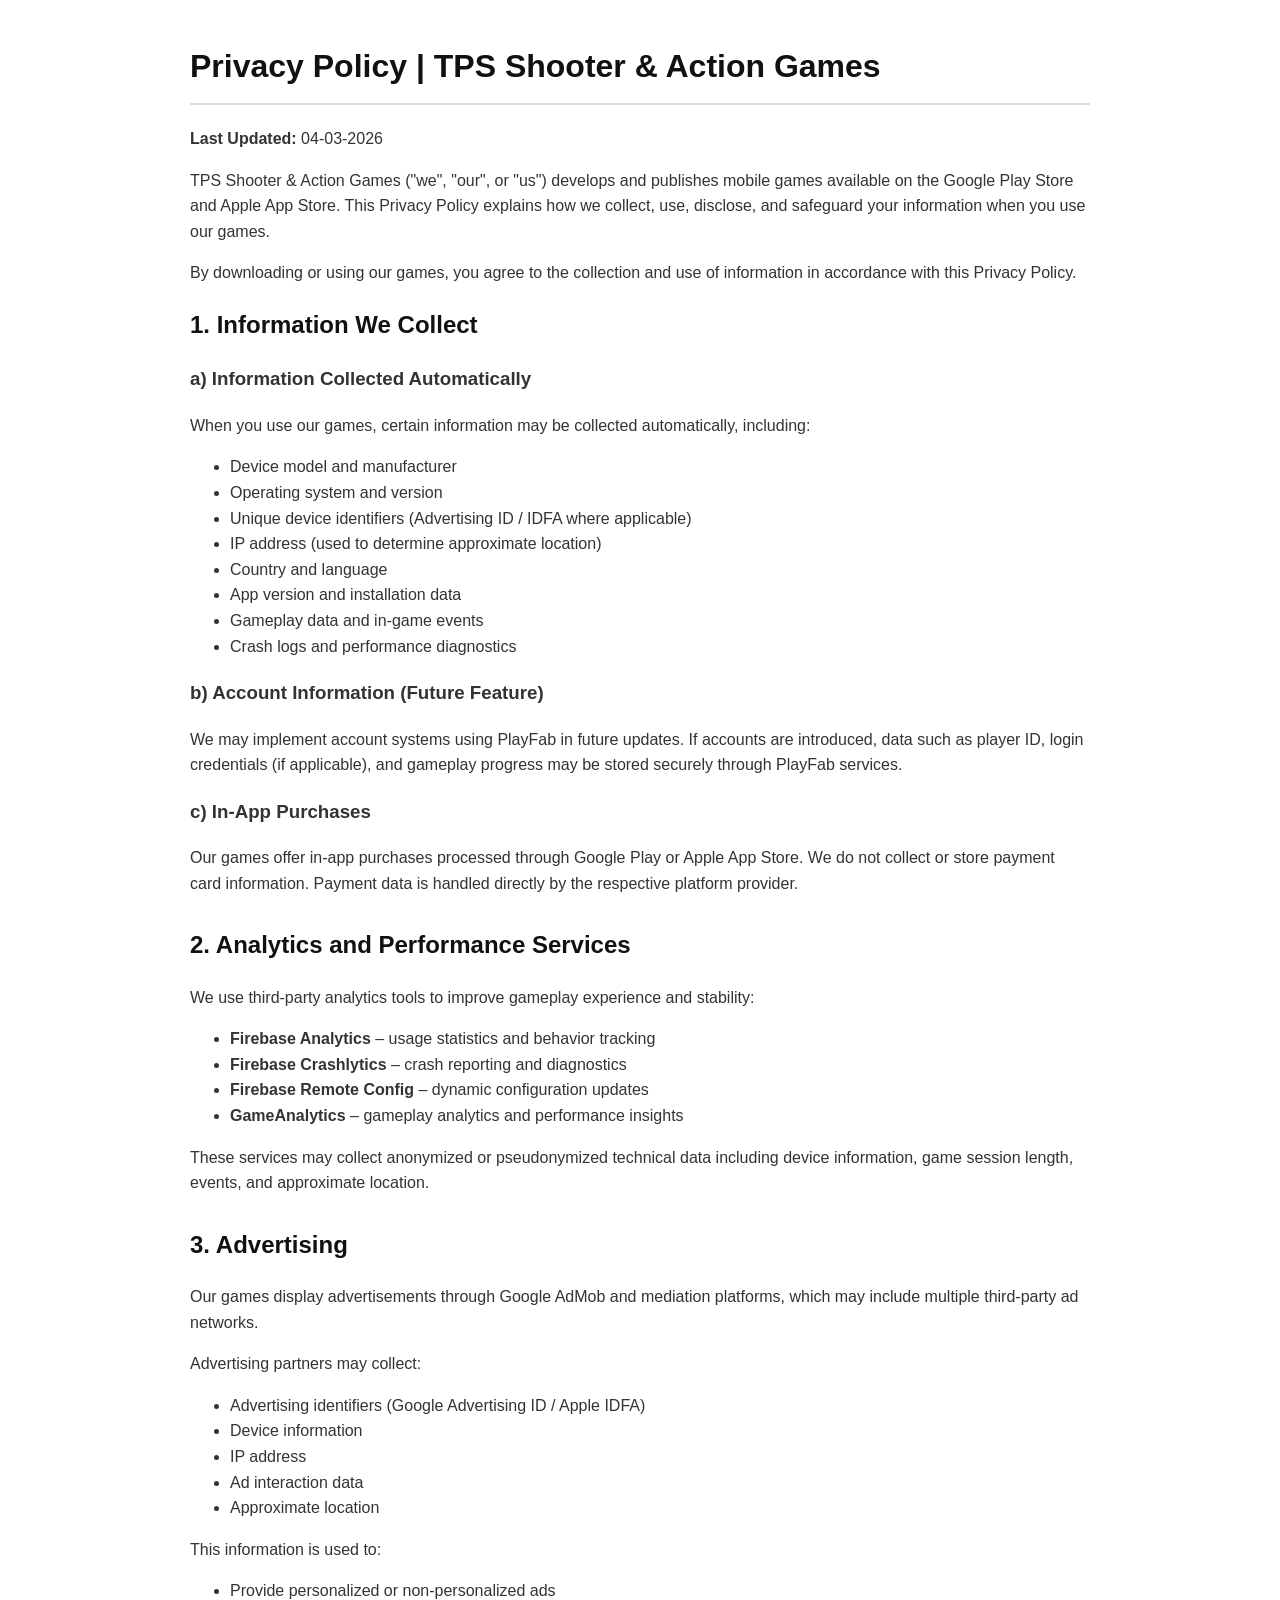
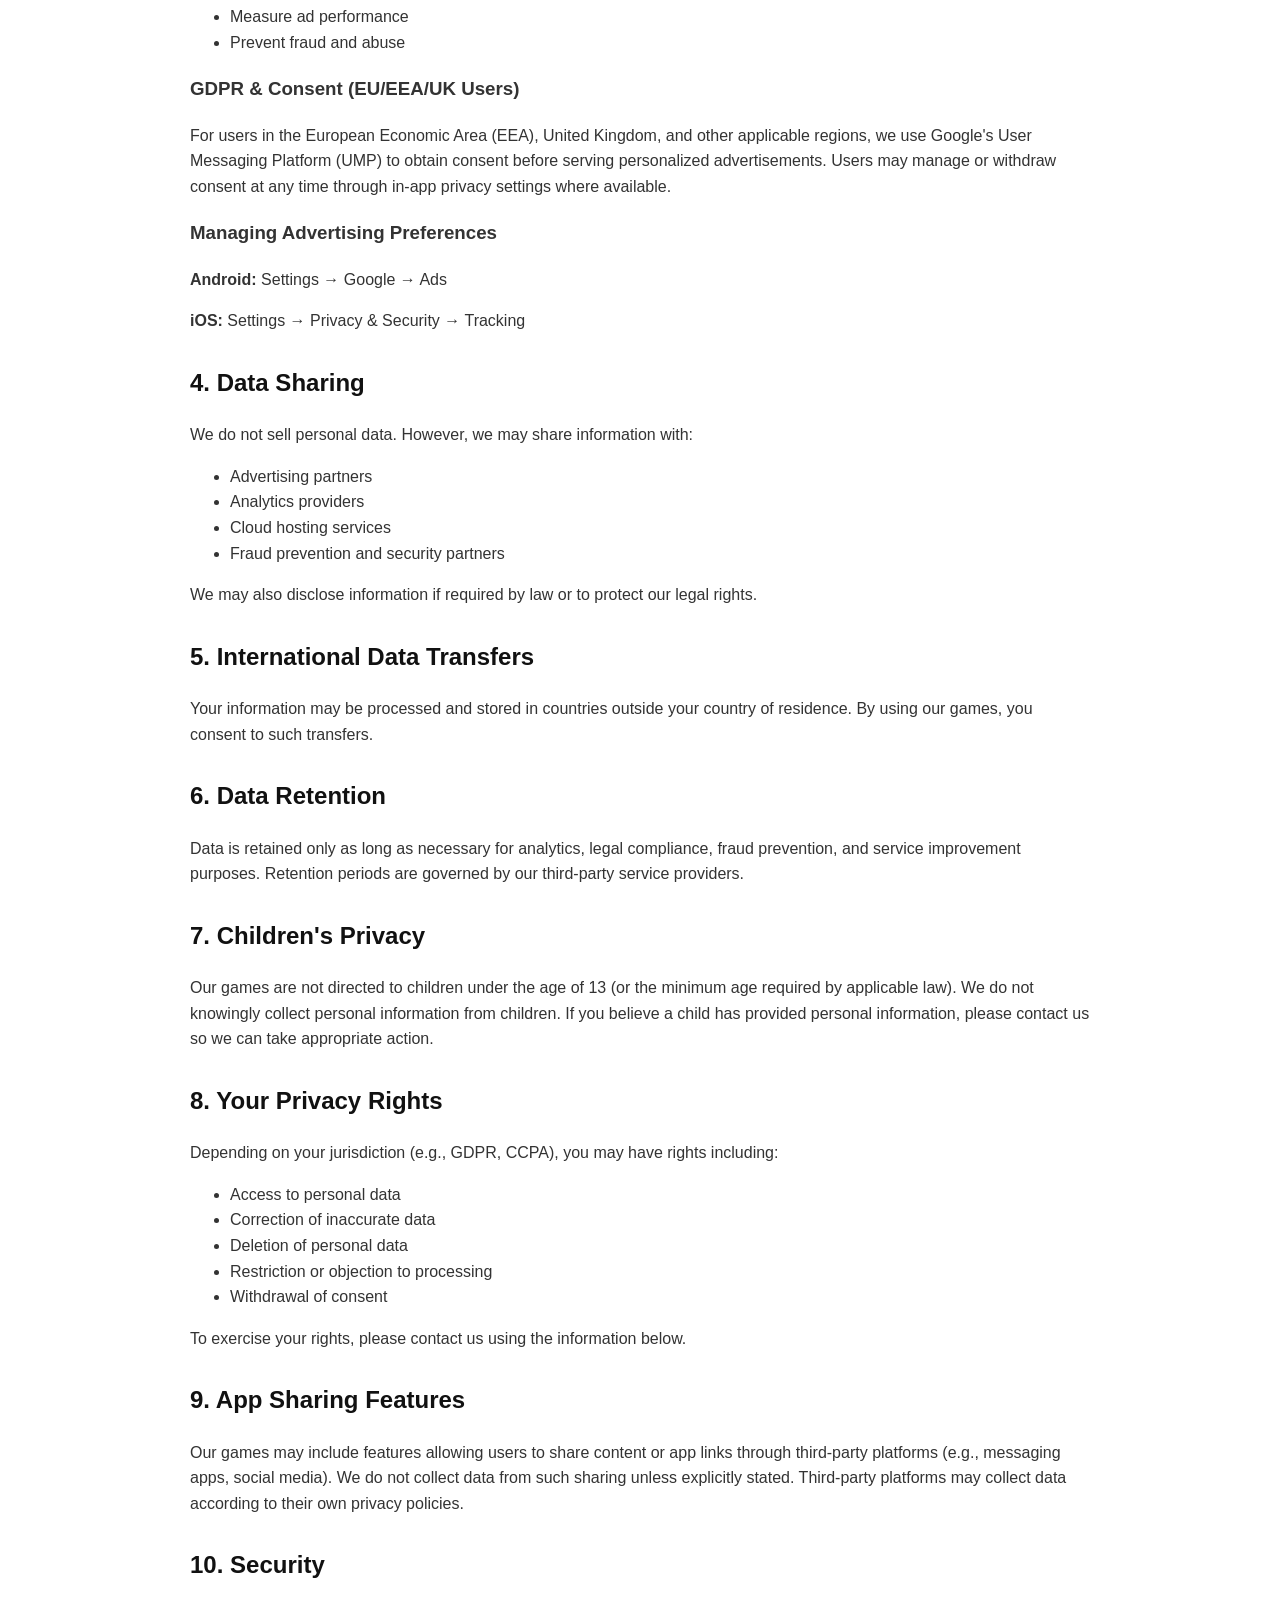
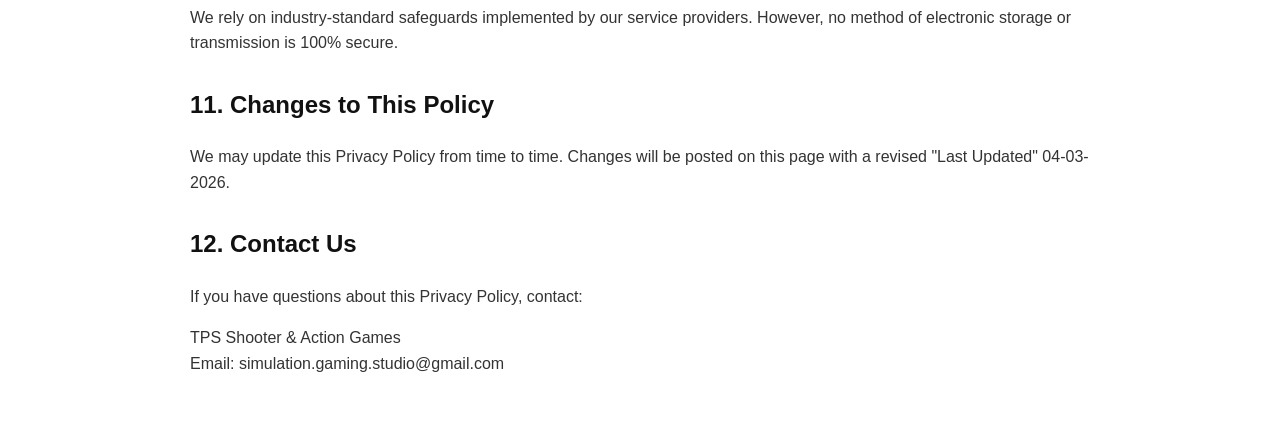
<file: privacypolicy.html>
<!DOCTYPE html>
<html lang="en">
<head>
    <meta charset="UTF-8">
    <title>Privacy Policy | TPS Shooter & Action Games</title>
    <meta name="viewport" content="width=device-width, initial-scale=1.0">
    <style>
        body {
            font-family: Arial, sans-serif;
            line-height: 1.6;
            max-width: 900px;
            margin: auto;
            padding: 20px;
            background-color: #ffffff;
            color: #333;
        }
        h1, h2 {
            color: #111;
        }
        h1 {
            border-bottom: 2px solid #ddd;
            padding-bottom: 10px;
        }
        section {
            margin-bottom: 30px;
        }
        a {
            color: #0066cc;
        }
    </style>
</head>
<body>

<h1>Privacy Policy | TPS Shooter & Action Games</h1>
<p><strong>Last Updated:</strong> 04-03-2026</p>

<p>
TPS Shooter & Action Games ("we", "our", or "us") develops and publishes mobile games available on the Google Play Store and Apple App Store.
This Privacy Policy explains how we collect, use, disclose, and safeguard your information when you use our games.
</p>

<p>
By downloading or using our games, you agree to the collection and use of information in accordance with this Privacy Policy.
</p>

<section>
<h2>1. Information We Collect</h2>

<h3>a) Information Collected Automatically</h3>
<p>When you use our games, certain information may be collected automatically, including:</p>
<ul>
<li>Device model and manufacturer</li>
<li>Operating system and version</li>
<li>Unique device identifiers (Advertising ID / IDFA where applicable)</li>
<li>IP address (used to determine approximate location)</li>
<li>Country and language</li>
<li>App version and installation data</li>
<li>Gameplay data and in-game events</li>
<li>Crash logs and performance diagnostics</li>
</ul>

<h3>b) Account Information (Future Feature)</h3>
<p>
We may implement account systems using PlayFab in future updates.
If accounts are introduced, data such as player ID, login credentials (if applicable), and gameplay progress may be stored securely through PlayFab services.
</p>

<h3>c) In-App Purchases</h3>
<p>
Our games offer in-app purchases processed through Google Play or Apple App Store.
We do not collect or store payment card information.
Payment data is handled directly by the respective platform provider.
</p>
</section>

<section>
<h2>2. Analytics and Performance Services</h2>

<p>We use third-party analytics tools to improve gameplay experience and stability:</p>

<ul>
<li><strong>Firebase Analytics</strong> – usage statistics and behavior tracking</li>
<li><strong>Firebase Crashlytics</strong> – crash reporting and diagnostics</li>
<li><strong>Firebase Remote Config</strong> – dynamic configuration updates</li>
<li><strong>GameAnalytics</strong> – gameplay analytics and performance insights</li>
</ul>

<p>
These services may collect anonymized or pseudonymized technical data including device information,
game session length, events, and approximate location.
</p>
</section>

<section>
<h2>3. Advertising</h2>

<p>
Our games display advertisements through Google AdMob and mediation platforms,
which may include multiple third-party ad networks.
</p>

<p>Advertising partners may collect:</p>
<ul>
<li>Advertising identifiers (Google Advertising ID / Apple IDFA)</li>
<li>Device information</li>
<li>IP address</li>
<li>Ad interaction data</li>
<li>Approximate location</li>
</ul>

<p>
This information is used to:
</p>
<ul>
<li>Provide personalized or non-personalized ads</li>
<li>Measure ad performance</li>
<li>Prevent fraud and abuse</li>
</ul>

<h3>GDPR & Consent (EU/EEA/UK Users)</h3>
<p>
For users in the European Economic Area (EEA), United Kingdom, and other applicable regions,
we use Google's User Messaging Platform (UMP) to obtain consent before serving personalized advertisements.
Users may manage or withdraw consent at any time through in-app privacy settings where available.
</p>

<h3>Managing Advertising Preferences</h3>
<p><strong>Android:</strong> Settings → Google → Ads</p>
<p><strong>iOS:</strong> Settings → Privacy & Security → Tracking</p>

</section>

<section>
<h2>4. Data Sharing</h2>

<p>
We do not sell personal data.
However, we may share information with:
</p>

<ul>
<li>Advertising partners</li>
<li>Analytics providers</li>
<li>Cloud hosting services</li>
<li>Fraud prevention and security partners</li>
</ul>

<p>
We may also disclose information if required by law or to protect our legal rights.
</p>
</section>

<section>
<h2>5. International Data Transfers</h2>

<p>
Your information may be processed and stored in countries outside your country of residence.
By using our games, you consent to such transfers.
</p>
</section>

<section>
<h2>6. Data Retention</h2>

<p>
Data is retained only as long as necessary for analytics, legal compliance,
fraud prevention, and service improvement purposes.
Retention periods are governed by our third-party service providers.
</p>
</section>

<section>
<h2>7. Children's Privacy</h2>

<p>
Our games are not directed to children under the age of 13
(or the minimum age required by applicable law).
We do not knowingly collect personal information from children.
If you believe a child has provided personal information,
please contact us so we can take appropriate action.
</p>
</section>

<section>
<h2>8. Your Privacy Rights</h2>

<p>
Depending on your jurisdiction (e.g., GDPR, CCPA), you may have rights including:
</p>

<ul>
<li>Access to personal data</li>
<li>Correction of inaccurate data</li>
<li>Deletion of personal data</li>
<li>Restriction or objection to processing</li>
<li>Withdrawal of consent</li>
</ul>

<p>
To exercise your rights, please contact us using the information below.
</p>
</section>

<section>
<h2>9. App Sharing Features</h2>

<p>
Our games may include features allowing users to share content or app links through
third-party platforms (e.g., messaging apps, social media).
We do not collect data from such sharing unless explicitly stated.
Third-party platforms may collect data according to their own privacy policies.
</p>
</section>

<section>
<h2>10. Security</h2>

<p>
We rely on industry-standard safeguards implemented by our service providers.
However, no method of electronic storage or transmission is 100% secure.
</p>
</section>

<section>
<h2>11. Changes to This Policy</h2>

<p>
We may update this Privacy Policy from time to time.
Changes will be posted on this page with a revised "Last Updated" 04-03-2026.
</p>
</section>

<section>
<h2>12. Contact Us</h2>

<p>
If you have questions about this Privacy Policy, contact:
</p>

<p>
TPS Shooter & Action Games<br>
Email: simulation.gaming.studio@gmail.com
</p>
</section>

</body>
</html>
</file>
